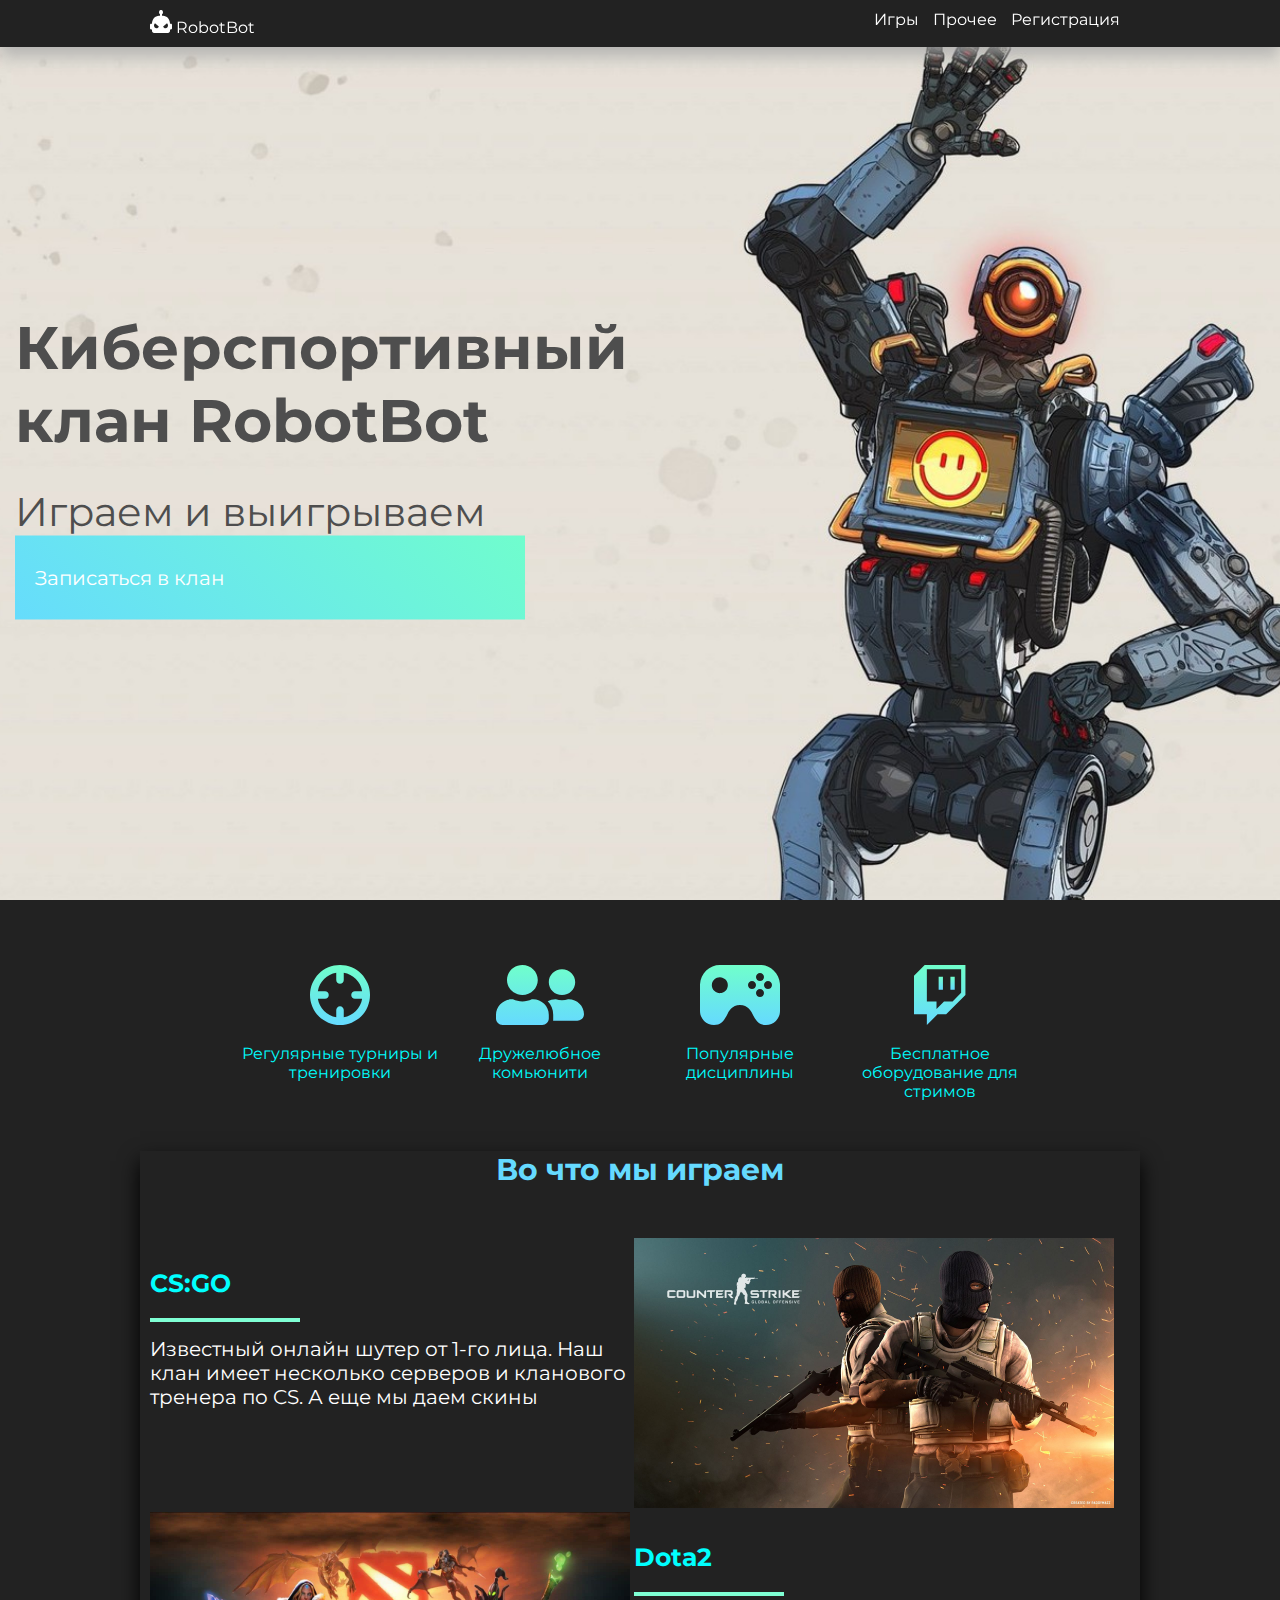
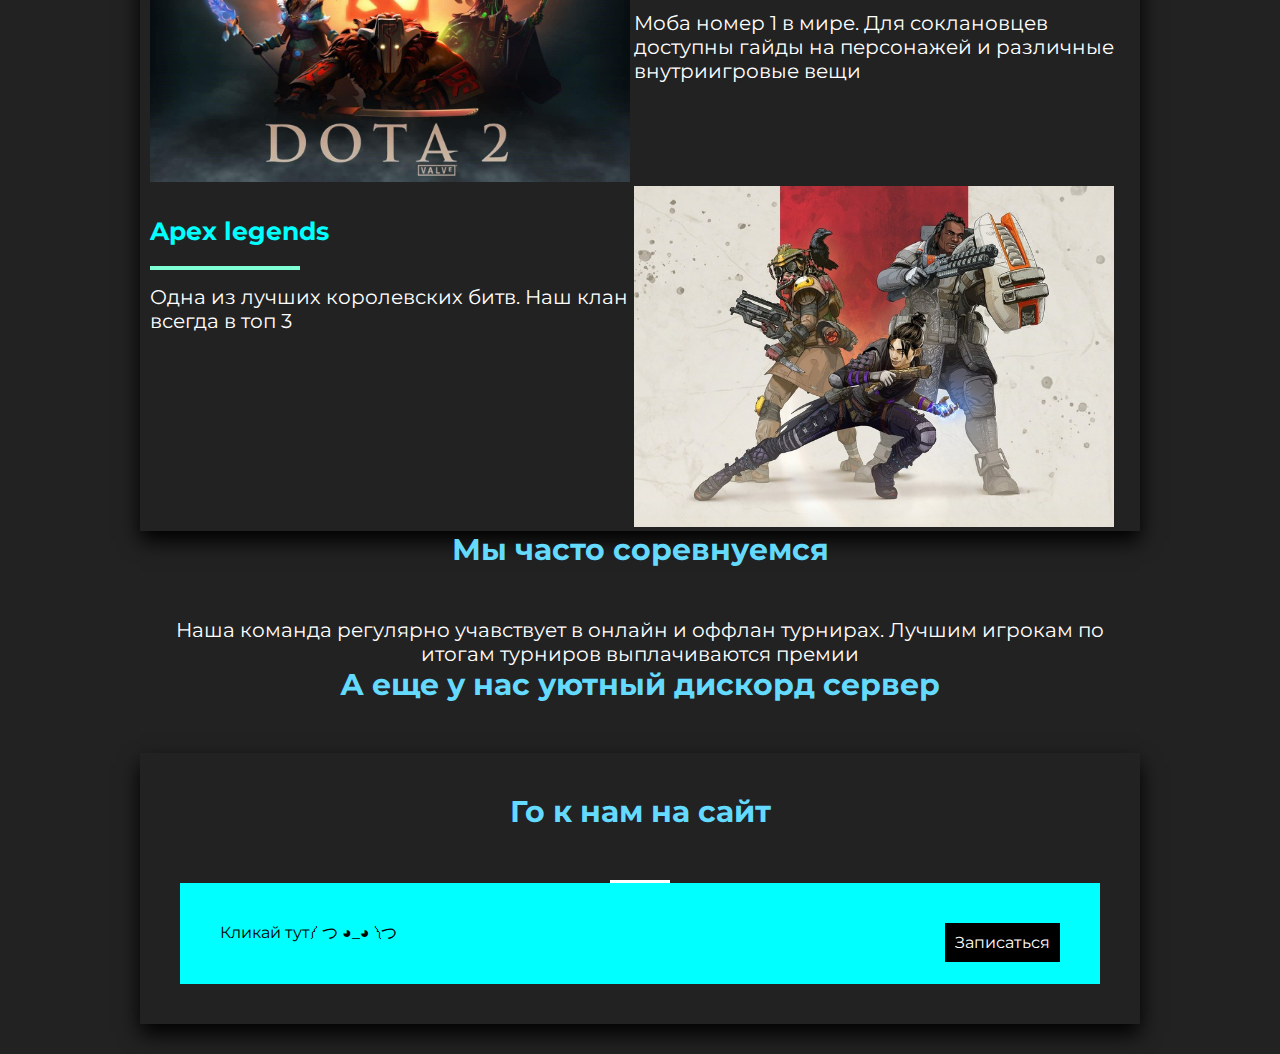
<file: index.html>
<!DOCTYPE html>
<html lang="en">
    
<head>
    <meta charset="UTF-8">
    <meta http-equiv="X-UA-Compatible" content="IE=edge">
    <meta name="viewport" content="width=device-width, initial-scale=1.0">
    <link rel="stylesheet" href="style.css">
    
    <title>Games</title>
</head>

<body>
    <header class="header">
        <div class="container">
            <a href="index.html" class="logo">
                <img src="img/icons/site_logo.svg" class="Logo_img" alt="logo">
                <span>RobotBot</span>

            </a>
            <div class="nav">
                <a href="" class="nav_item">Игры</a>
                <a href="" class="nav_item">Прочее</a>
                <a href="" class="nav_item">Регистрация</a>
            </div>
        </div>
    </header>
    <div class="banner">
        <div class="banner_content">
            <h1 class="banner_title">Киберспортивный <br> клан RobotBot </h1>
            <p class="banner_text">Играем и выигрываем</p>
            <a href="#" class="banner_btn">Записаться в клан</a>


        </div>
    </div>
    <div class="about">

        <div class="container">

            <div class="about-card">

                <img src="img/icons/scope.svg" alt="" class="about-card_img">

                <p class="about-card_title">Регулярные турниры и тренировки</p>

            </div>

            <div class="about-card">

                <img src="img/icons/friendly.svg" alt="" class="about-card_img">

                <p class="about-card_title">Дружелюбное комьюнити</p>

            </div>

            <div class="about-card">

                <img src="img/icons/joystic.svg" alt="" class="about-card_img">

                <p class="about-card_title">Популярные дисциплины</p>

            </div>

            <div class="about-card">

                <img src="img/icons/twitch.svg" alt="" class="about-card_img">

                <p class="about-card_title">Бесплатное оборудование для стримов</p>

            </div>

        </div>

    </div>

    <div class="games">
        <div class="container games_container">
            <h2 class="title">Во что мы играем</h2>
            <div class="games_box">
                
                <div class="games_content">
                    <h3 class="games_title">CS:GO</h3>
                    <hr class="games_hr">
                    <p class="games_text text">Известный онлайн шутер от 1-го  лица. Наш клан имеет несколько серверов и кланового тренера по CS. А еще мы даем скины
                    </p>
                </div>
                <div class="games_img">
                    <img src="img/csgo.jpg" alt="csgo">
                </div>
                <div class="games_img">
                    <img src="img/dota2.jpg" alt="dota2">
                </div>
                <div class="games_content">
                    <h3 class="games_title">Dota2</h3>
                    <hr class="games_hr">
                    <p class="games_text text">Моба номер 1 в мире. Для соклановцев доступны гайды на
                        персонажей и различные внутриигровые вещи
                    </p>
                </div>
                
                <div class="games_content">
                    <h3 class="games_title">Apex legends</h3>
                    <hr class="games_hr">
                    <p class="games_text text">Одна из лучших королевских битв. Наш клан всегда в топ 3
                    </p>
                </div>
                <div class="games_img">
                    <img src="img/apex.jpg" alt="apex legends">
                </div>
            </div>
        </div>
    </div>
    <div class="info">
        <div class="container">
            <h2 class="title">Мы часто соревнуемся
            </h2>
            <p class="info_text text">Наша команда регулярно учавствует в онлайн и оффлан турнирах. Лучшим игрокам по итогам
                турниров выплачиваются премии
            </p>
            <h2 class="title">А еще у нас уютный дискорд сервер
            </h2>
        </div>
    </div>
    <div class="compax"> 
        <div class="container compax_container">
            <h2 class="title ">Го к нам на сайт </h2>
            <hr class="compax_hr">
            <div class="compax_box">
                <a class="compax_button" href="form.html">Записаться</a> 
                <p class="compax_text">Кликай тут༼ つ ◕_◕ ༽つ</p>
            </div>
            
        </div>
    </div>
</body>

</html>
</file>
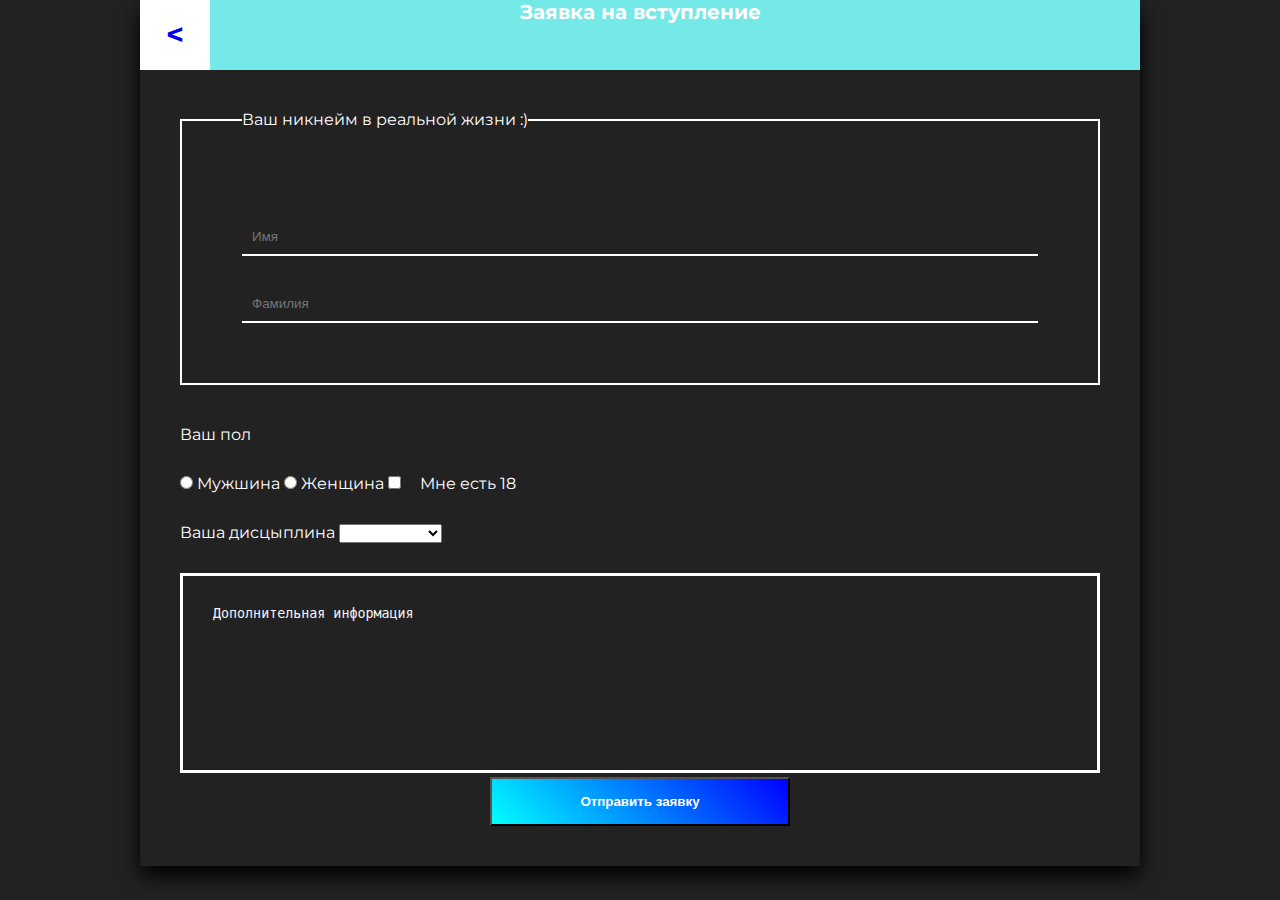
<file: form.html>
<!DOCTYPE html>
<html lang="en">
<head>
    <meta charset="UTF-8">
    <meta http-equiv="X-UA-Compatible" content="IE=edge">
    <meta name="viewport" content="width=device-width, initial-scale=1.0">
    <title>Form</title>
    <link rel="stylesheet" href="style.css">
</head>
<body>
    <form action="#" class="form">
        <div class="form_head">
            <a href="index.html" class="form_back"><</a>
            <h1 class="form_title form_background">Заявка на вступление</h1>
        </div>
        <div class="form_body">
            <fieldset class="form_box">
                <legend class="form_landing">Ваш никнейм в реальной жизни :)</legend>
                <input type="text" class="form_input" name="name" placeholder="Имя">
                <input type="text" class="form_input" name="soorname" placeholder="Фамилия">
            </fieldset>

            <p class="form_gender">Ваш пол</p>
            <input id="male"  type="radio" name="gender" >
            <label for="male" class="form_class">Мужшина</label>
            <input id="wemale" class="form_class" type="radio" name="gender" >
            <label for="wemale" class="form_class">Женщина</label>
            
            <input id="rule"  type="checkbox" >
            <label for="rule"  class="form_white">Мне есть 18</label>
            
            <div class="form_list">
                <label class="form_class" for="select">Ваша дисцыплина</label>
                <select class="form_select" name="select" id="select">
                    <option selected value=""></option>
                    <option value="CS:GO">CS:GO</option>
                    <option  value="Dota2">Dota2</option>
                    <option value="Apex legends">Apex legends</option>
                </select>
            </div>
            <textarea class="form_message" placeholder="Дополнительная информация" name="Message"></textarea>
            
            <button type="submit" class="form_btn">Отправить заявку</button>
        </div>
    </form>
</body>
</html>
</file>
<file: style.css>
@import url('https://fonts.googleapis.com/css2?family=Montserrat:wght@400;700&display=swap');
*{
    padding: 0;
    margin: 0;
    box-sizing: border-box;
}
body{
    background-color: #222;
    font-family: 'Montserrat', sans-serif;
}
.title{
    font-size: 30px;
    color: #65daff;
    font-weight: 700;
    text-align: center;
    margin-bottom: 50px;
}
.container{
    max-width: 1000px;
    margin: 0 auto;
    padding: 0 10px;
}
.text{
    font-size: 20px;
    color: white;
}
.header {
    padding: 10px 0;
    box-shadow: 0 10px 15px rgba(168, 168, 168, 0.774);
    position: fixed;
    width: 100%;
    z-index: 100;
    background-color: #222;
}
.container {

}
.logo {
    color: white;
    text-decoration: none;
}
.Logo_img {

}
.nav {
    float: right;
}
.nav_item {
    color: white;
    text-decoration: none;
    margin-right: 10px;
}
.banner {
    height: 100vh;
    background: url(img/apex-legends-pathfinder-robot-emoticons-saluting-futuristic.jpg) center/cover no-repeat;
    position: relative;
}
.banner_content {
    position: absolute;
    left: 0;
    top: 50%;
    transform: translate(0,-50%);
    padding: 0 15px ;
}
.banner_title {
    margin-bottom: 30px;
    color: #4e4e4e;
    font-size: 60px;
}
.banner_text {
    font-size: 40px;
    color: #4e4e4e;
    margin-bottom: 30px;
}
.banner_btn {
    background-image: linear-gradient(45deg, #66dcfc,#70fdcd);
    text-decoration: none;
    font-size: 20px;
    color: white;
    padding: 30px 300px 30px 20px;
}
.about {
    text-align: center;
    padding: 50px 0;
}
.about-card {
    display: inline-block;
    width: 20%;
    text-align: center;
    color: aqua;
    vertical-align: top;
    
}
.about-card_img {
    margin: 15px 0;

}
.about-card_title {

}
.games {

}
.games_container {
    box-shadow: 0 10px 20px black;
}
.games_box {

}
.games_content {
    display: inline-block;
    width: 49%;
    vertical-align: top;
}
.games_title {

    color: aqua;
    font-size: 25px;
    margin-bottom: 20px;
    margin-top: 30px;
}
.games_hr {
    background-color: aquamarine;
    height: 4px;
    border: none;
    width: 150px;
    margin-bottom: 15px;
}
.games_text {

}
.games_img {
    display: inline-block;
    width: 49%;
}
.games_img img{
    width: 100%;
}
.info_text{
    text-align: center;
}
.compax {
    margin-bottom: 30px;
}
.compax_button {
    float: right;
    vertical-align: top;
    background-color: black;
    color: white;
    text-decoration: none;
    transition: 0.3s ;
    padding: 10px;
}
.compax_button:hover{
    background-color: white;
    color: black;
}
.compax_container{
    box-shadow: 0 10px 20px black;
    padding: 40px;
}
.compax_hr{
    max-width: 60px;
    margin: auto;
    background-color: white;
    border: none;
    height: 3px;
}    
.compax_box{
    background-color: aqua;
    padding: 40px;
    
}
.compax_text{

}

.form {
    max-width: 1000px;
    margin: 0 auto;
    box-shadow: 0 10px 20px black;
}
.form_head {
    position: relative;
    background-color: rgb(117, 232, 232);
    height: 70px;
}
.form_back {
    background-color: white;
    text-decoration: none;
    font-size: 30px;
    position: absolute;
    top: 0;
    left: 0;
    height: 70px;
    width: 70px;
    text-align: center;
    line-height: 70px;
    font-weight: 700;
}
.form_title {
    color: white;
    font-size: 20px;
    text-align: center;
}
.form_body {
    padding: 40px;
   
}
.form_box {
    border: 2px solid white;
    padding: 60px;
    margin-bottom: 40px;
}
.form_input {
    width: 100%;
    background-color: transparent;
    border: none;
    border-bottom: 2px solid white;
    margin-top: 30px;
    outline: none;
    padding: 10px;
    color: white;
}
.form_class{
    display: inline-block;
    color: white;
    
}

.form_white{
    color: white;
    margin: 15px;
}
.form_btn{
    background-image: linear-gradient(45deg, aqua,blue);
    padding: 15px;
    margin: auto;
    width: 300px;
    font-weight: 700;
    color: white;
    display: block;
}
.form_label{
    color: white;
}
.form_landing{
    color: white;
}
.form_gender{
    color: white;
    margin-bottom: 30px;
}
.form_list {
    margin: 30px 0;
}
.form_select {
    color: black;
}
.form_message{
    background-color: transparent;
    width: 100%;
    height: 200px;
    border: 3px solid white;
    resize: none;
    padding: 30px;
    outline: none;
    color: white;
}
.form_message::placeholder{
    color: whitesmoke;
    
    
}
</file>
